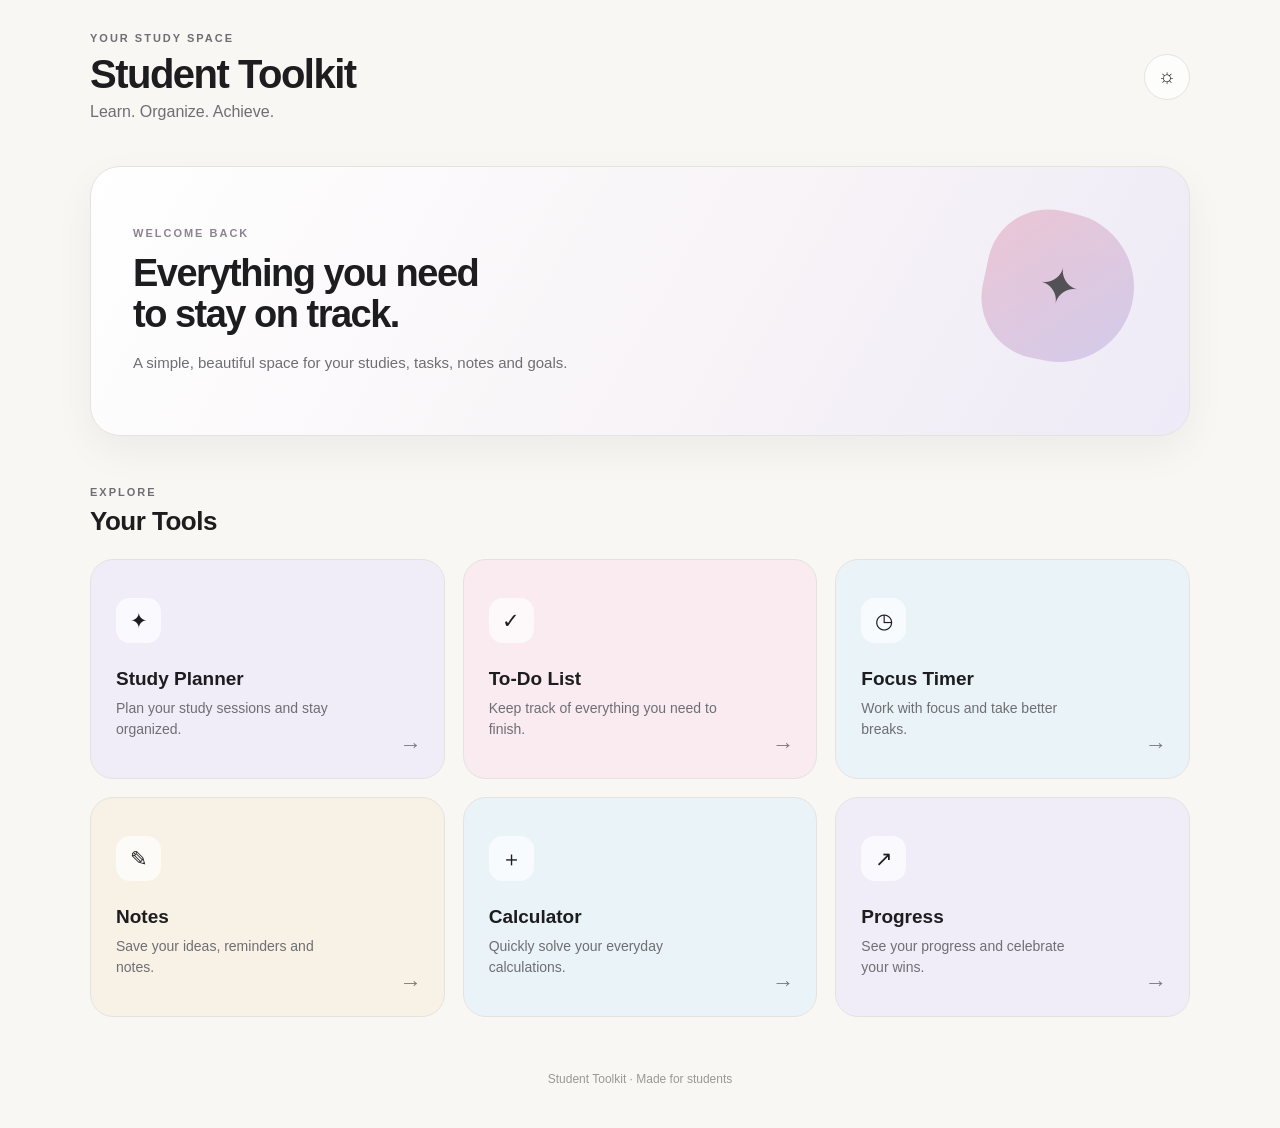
<file: index.html>
<!DOCTYPE html>
<html lang="en">

<head>
    <meta charset="UTF-8">
    <meta name="viewport" content="width=device-width, initial-scale=1.0">

    <title>Student Toolkit</title>

    <meta name="theme-color" content="#F8F7F4">

    <link rel="stylesheet" href="style.css">
</head>

<body>

    <header class="header">

        <div>
            <p class="eyebrow">YOUR STUDY SPACE</p>

            <h1>Student Toolkit</h1>

            <p class="subtitle">
                Learn. Organize. Achieve.
            </p>
        </div>

        <button
    class="theme-btn"
    aria-label="Toggle night theme"
    onclick="
        document.body.classList.toggle('dark');
        localStorage.setItem(
            'studentTheme',
            document.body.classList.contains('dark') ? 'dark' : 'light'
        );
    "
>
    ☼
</button>

    </header>


    <main>

        <section class="hero">

            <div class="hero-content">

                <p class="hero-label">WELCOME BACK</p>

                <h2>
                    Everything you need<br>
                    to stay on track.
                </h2>

                <p>
                    A simple, beautiful space for your
                    studies, tasks, notes and goals.
                </p>

            </div>

            <div class="hero-shape">
                ✦
            </div>

        </section>


        <div class="section-heading">

            <div>
                <p class="eyebrow">EXPLORE</p>
                <h2>Your Tools</h2>
            </div>

        </div>


        <section class="tools-grid">

            <button class="tool-card lavender"
                onclick="openTool('planner')">

                <span class="tool-icon">✦</span>

                <h3>Study Planner</h3>

                <p>
                    Plan your study sessions
                    and stay organized.
                </p>

                <span class="arrow">→</span>

            </button>


            <button class="tool-card rose"
                onclick="window.location.href='todo.html'">

                <span class="tool-icon">✓</span>

                <h3>To-Do List</h3>

                <p>
                    Keep track of everything
                    you need to finish.
                </p>

                <span class="arrow">→</span>

            </button>


            <button class="tool-card blue"
                onclick="openTool('timer')">

                <span class="tool-icon">◷</span>

                <h3>Focus Timer</h3>

                <p>
                    Work with focus and
                    take better breaks.
                </p>

                <span class="arrow">→</span>

            </button>


            <button class="tool-card champagne"
                onclick="openTool('notes')">

                <span class="tool-icon">✎</span>

                <h3>Notes</h3>

                <p>
                    Save your ideas,
                    reminders and notes.
                </p>

                <span class="arrow">→</span>

            </button>


            <button class="tool-card blue"
                onclick="openTool('calculator')">

                <span class="tool-icon">＋</span>

                <h3>Calculator</h3>

                <p>
                    Quickly solve your
                    everyday calculations.
                </p>

                <span class="arrow">→</span>

            </button>


            <button class="tool-card lavender"
                onclick="openTool('progress')">

                <span class="tool-icon">↗</span>

                <h3>Progress</h3>

                <p>
                    See your progress and
                    celebrate your wins.
                </p>

                <span class="arrow">→</span>

            </button>

        </section>

    </main>


    <footer>
        <p>Student Toolkit · Made for students</p>
    </footer>


    <script src="script.js"></script>
<script>
    if (localStorage.getItem("studentTheme") === "dark") {
        document.body.classList.add("dark");
    }
</script>

</body>

</html>
</file>
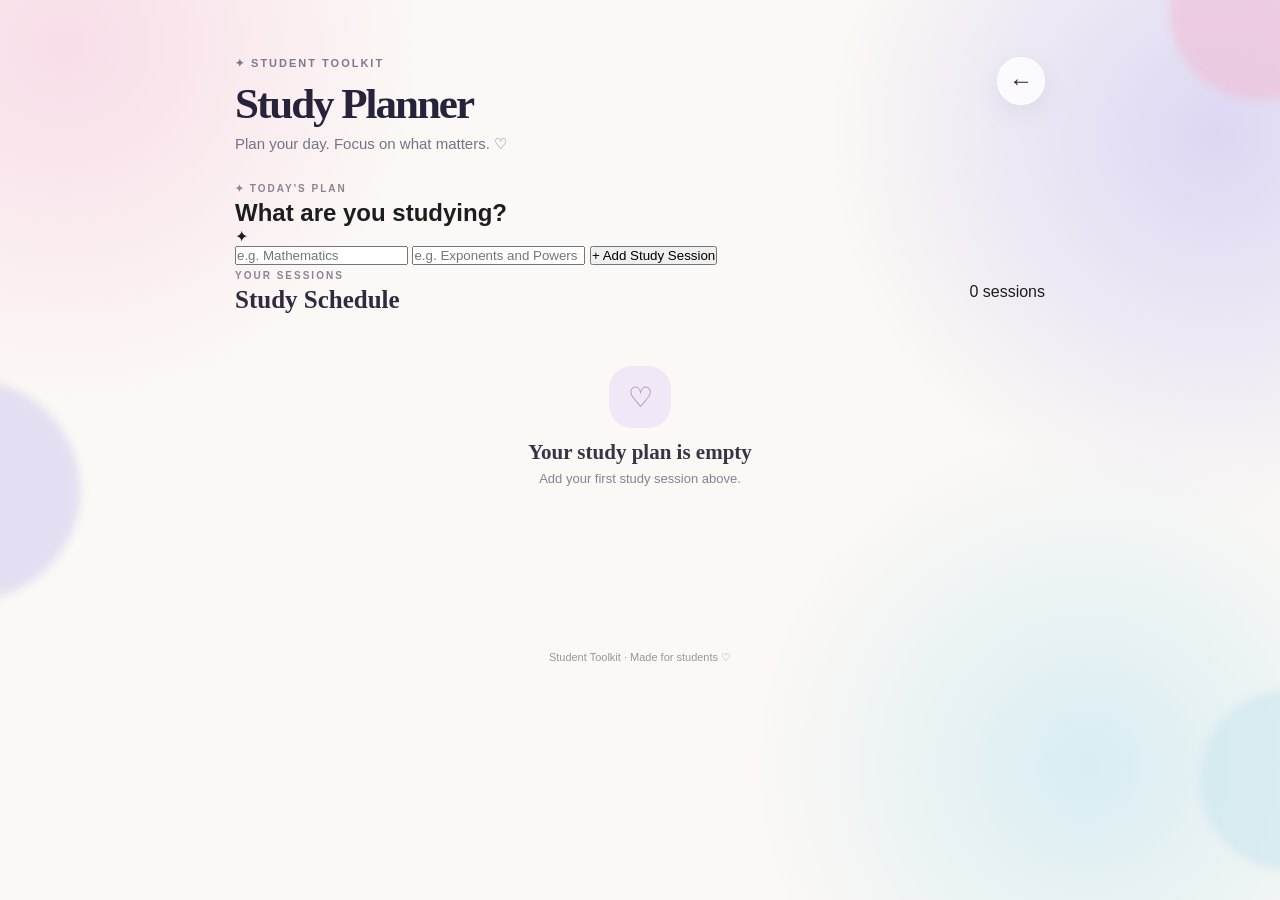
<file: planner.html>
<!DOCTYPE html>
<html lang="en">

<head>

    <meta charset="UTF-8">

    <meta name="viewport"
        content="width=device-width, initial-scale=1.0">

    <meta name="theme-color"
        content="#F8F7F4">

    <title>Study Planner | Student Toolkit</title>

    <link rel="stylesheet" href="style.css">

</head>


<body class="planner-page">


    <!-- Decorative background -->

    <div class="planner-blob planner-pink"></div>
    <div class="planner-blob planner-purple"></div>
    <div class="planner-blob planner-blue"></div>


    <!-- Header -->

    <header class="planner-header">

        <div>

            <p class="planner-mini-title">
                ✦ STUDENT TOOLKIT
            </p>

            <h1>
                Study Planner
            </h1>

            <p class="planner-subtitle">
                Plan your day. Focus on what matters. ♡
            </p>

        </div>


        <button
            class="planner-back"
            onclick="goHome()">

            ←

        </button>

    </header>



    <main class="planner-main">


        <!-- Today's plan -->

        <section class="planner-card">

            <div class="planner-card-top">

                <div>

                    <p class="planner-label">
                        ✦ TODAY'S PLAN
                    </p>

                    <h2>
                        What are you studying?
                    </h2>

                </div>

                <div class="planner-star">
                    ✦
                </div>

            </div>


            <input
                type="text"
                id="subjectInput"
                class="planner-input"
                placeholder="e.g. Mathematics"
                autocomplete="off"
            >


            <input
                type="text"
                id="topicInput"
                class="planner-input"
                placeholder="e.g. Exponents and Powers"
                autocomplete="off"
            >


            <button
                class="planner-add-btn"
                onclick="addStudyTask()">

                + Add Study Session

            </button>

        </section>



        <!-- Study sessions -->

        <section class="sessions-section">

            <div class="sessions-heading">

                <div>

                    <p class="planner-label">
                        YOUR SESSIONS
                    </p>

                    <h2>
                        Study Schedule
                    </h2>

                </div>

                <span id="sessionCount">
                    0 sessions
                </span>

            </div>


            <div
                id="studySessions"
                class="study-sessions">
            </div>


            <div
                id="plannerEmpty"
                class="planner-empty">

                <div class="planner-empty-icon">
                    ♡
                </div>

                <h3>
                    Your study plan is empty
                </h3>

                <p>
                    Add your first study session above.
                </p>

            </div>

        </section>


    </main>



    <footer class="planner-footer">

        Student Toolkit · Made for students ♡

    </footer>



    <script src="planner.js"></script>

</body>

</html>
</file>
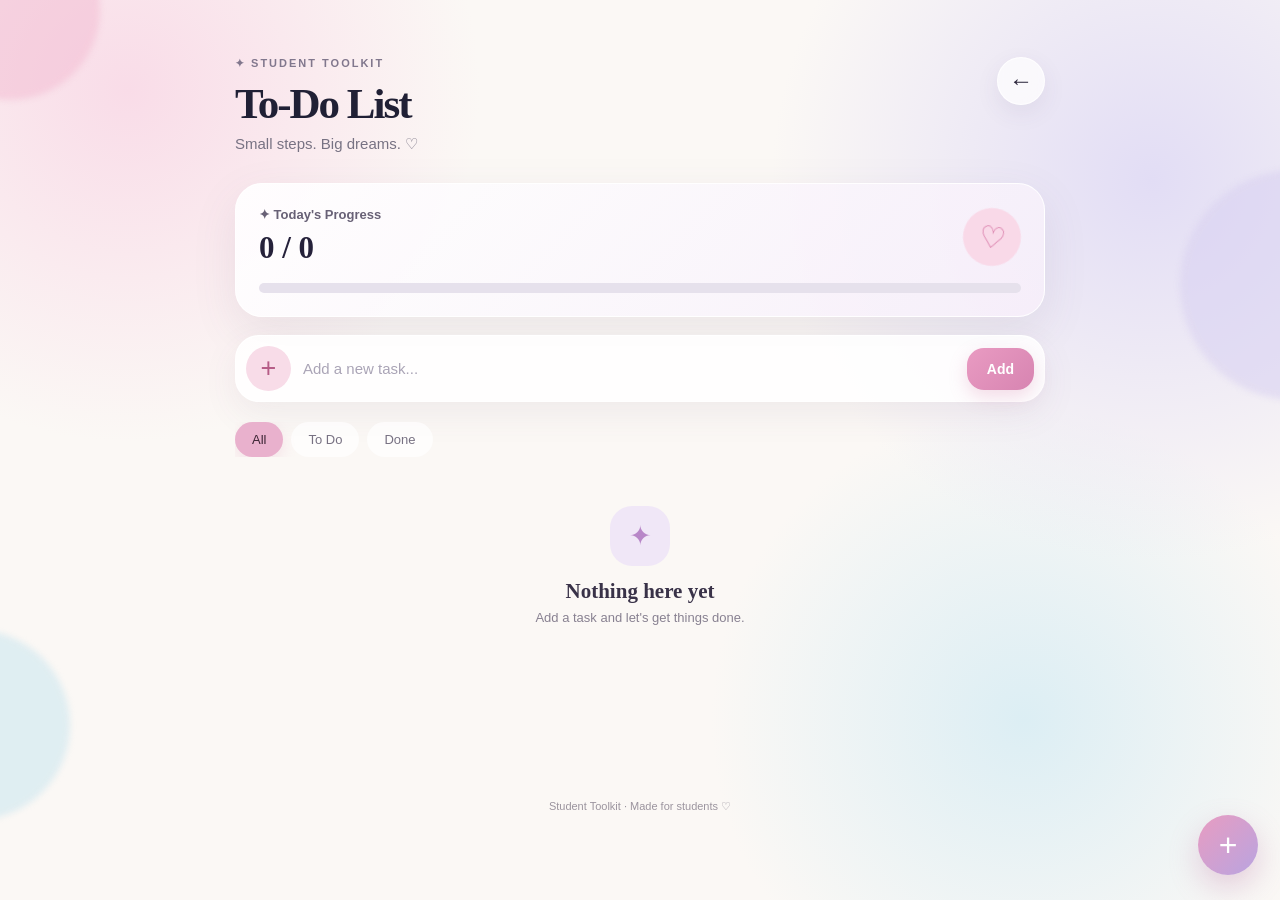
<file: todo.html>
<!DOCTYPE html>
<html lang="en">

<head>

    <meta charset="UTF-8">

    <meta name="viewport"
        content="width=device-width, initial-scale=1.0">

    <meta name="theme-color"
        content="#F8F4F7">

    <title>To-Do | Student Toolkit</title>

    <link rel="stylesheet" href="style.css">

</head>


<body class="todo-page">

    <!-- Decorative background -->
    <div class="blob blob-pink"></div>
    <div class="blob blob-purple"></div>
    <div class="blob blob-blue"></div>


    <header class="todo-header">

        <div>

            <p class="todo-mini-title">
                ✦ STUDENT TOOLKIT
            </p>

            <h1>
                To-Do List
            </h1>

            <p class="todo-subtitle">
                Small steps. Big dreams. ♡
            </p>

        </div>


        <button
            class="todo-back"
            onclick="goHome()">

            ←

        </button>

    </header>


    <main class="todo-main">


        <!-- Progress -->

        <section class="progress-card">

            <div class="progress-top">

                <div>

                    <p class="progress-label">
                        ✦ Today's Progress
                    </p>

                    <h2 id="progressNumber">
                        0 / 0
                    </h2>

                </div>

                <div class="progress-doodle">
                    ♡
                </div>

            </div>


            <div class="progress-track">

                <div
                    class="progress-fill"
                    id="progressFill">
                </div>

            </div>

        </section>


        <!-- Add task -->

        <section class="add-task-card">

            <div class="plus-circle">
                +
            </div>

            <input
                type="text"
                id="taskInput"
                placeholder="Add a new task..."
                autocomplete="off"
            >

            <button
                class="add-task-btn"
                onclick="addTask()">

                Add

            </button>

        </section>


        <!-- Filters -->

        <div class="todo-filters">

            <button
                class="filter active"
                onclick="setFilter('all', this)">

                All

            </button>

            <button
                class="filter"
                onclick="setFilter('pending', this)">

                To Do

            </button>

            <button
                class="filter"
                onclick="setFilter('completed', this)">

                Done

            </button>

        </div>


        <!-- Tasks -->

        <section
            id="taskList"
            class="task-list">
        </section>


        <!-- Empty state -->

        <div
            id="emptyState"
            class="empty-state">

            <div class="empty-icon">
                ✦
            </div>

            <h3>
                Nothing here yet
            </h3>

            <p>
                Add a task and let's get things done.
            </p>

        </div>


    </main>


    <button
        class="floating-add"
        onclick="focusTaskInput()">

        +

    </button>


    <footer class="todo-footer">

        Student Toolkit · Made for students ♡

    </footer>


    <script src="todo.js"></script>

</body>

</html>
</file>
<file: style.css>
/* =========================================================
   STUDENT TOOLKIT — FULL STYLE.CSS
   Apple × Pinterest × Cute Study Planner
   ========================================================= */


/* =========================================================
   GLOBAL RESET
   ========================================================= */

* {
    margin: 0;
    padding: 0;
    box-sizing: border-box;
}


:root {

    --background: #F8F7F4;

    --card: #FFFFFF;

    --text: #1D1D1F;

    --secondary: #6E6E73;

    --border: #E5E3DF;

    --rose: #E8B7C8;

    --lavender: #C9C1E8;

    --blue: #B8D8E8;

    --champagne: #E8D8B8;
}


html {
    scroll-behavior: smooth;
}


body {

    font-family:
        -apple-system,
        BlinkMacSystemFont,
        "SF Pro Display",
        "Segoe UI",
        Arial,
        sans-serif;

    background: var(--background);

    color: var(--text);

    min-height: 100vh;

    padding: 32px;

    transition:
        background 0.3s ease,
        color 0.3s ease;
}


/* =========================================================
   DASHBOARD HEADER
   ========================================================= */

.header {

    max-width: 1100px;

    margin: 0 auto 45px;

    display: flex;

    justify-content: space-between;

    align-items: center;
}


.eyebrow {

    font-size: 11px;

    font-weight: 700;

    letter-spacing: 2px;

    color: var(--secondary);

    margin-bottom: 8px;
}


h1 {

    font-size: 40px;

    letter-spacing: -1.5px;

    margin-bottom: 6px;
}


.subtitle {

    color: var(--secondary);

    font-size: 16px;
}


/* =========================================================
   THEME BUTTON
   ========================================================= */

.theme-btn {

    width: 46px;

    height: 46px;

    border: 1px solid var(--border);

    border-radius: 50%;

    background:
        rgba(255, 255, 255, 0.75);

    color: var(--text);

    font-size: 20px;

    cursor: pointer;

    transition:
        0.25s ease;
}


.theme-btn:hover {

    transform:
        rotate(15deg)
        scale(1.05);
}


/* =========================================================
   MAIN DASHBOARD
   ========================================================= */

main {

    max-width: 1100px;

    margin: auto;
}


/* =========================================================
   DASHBOARD HERO
   ========================================================= */

.hero {

    position: relative;

    overflow: hidden;

    min-height: 270px;

    padding: 42px;

    border-radius: 30px;

    background:
        linear-gradient(
            120deg,
            #ffffff 0%,
            #f8f4f7 55%,
            #eeeaf7 100%
        );

    border: 1px solid var(--border);

    box-shadow:
        0 15px 40px
        rgba(0, 0, 0, 0.05);

    margin-bottom: 50px;

    display: flex;

    align-items: center;
}


.hero-content {

    max-width: 650px;
}


.hero-label {

    font-size: 11px;

    font-weight: 700;

    letter-spacing: 2px;

    color: #8d8290;

    margin-bottom: 14px;
}


.hero h2 {

    font-size: 38px;

    line-height: 1.08;

    letter-spacing: -1.5px;

    margin-bottom: 16px;
}


.hero p:last-child {

    color: var(--secondary);

    line-height: 1.6;

    font-size: 15px;
}


.hero-shape {

    position: absolute;

    right: 55px;

    top: 45px;

    width: 150px;

    height: 150px;

    border-radius:
        45% 55% 55% 45%;

    background:
        linear-gradient(
            135deg,
            var(--rose),
            var(--lavender)
        );

    display: flex;

    align-items: center;

    justify-content: center;

    font-size: 50px;

    transform:
        rotate(12deg);

    opacity: 0.75;
}


/* =========================================================
   SECTION HEADING
   ========================================================= */

.section-heading {

    margin-bottom: 22px;
}


.section-heading h2 {

    font-size: 26px;

    letter-spacing: -0.5px;
}


/* =========================================================
   TOOLS GRID
   ========================================================= */

.tools-grid {

    display: grid;

    grid-template-columns:
        repeat(3, 1fr);

    gap: 18px;
}


.tool-card {

    position: relative;

    min-height: 220px;

    padding: 25px;

    border-radius: 23px;

    border: 1px solid var(--border);

    text-align: left;

    color: var(--text);

    cursor: pointer;

    transition:
        transform 0.25s ease,
        box-shadow 0.25s ease;

    overflow: hidden;
}


.tool-card:hover {

    transform:
        translateY(-5px);

    box-shadow:
        0 15px 30px
        rgba(0, 0, 0, 0.08);
}


/* TOOL COLORS */

.lavender {

    background: #F0EDF9;
}


.rose {

    background: #F9EBF0;
}


.blue {

    background: #EAF4F8;
}


.champagne {

    background: #F7F1E6;
}


/* TOOL ICON */

.tool-icon {

    display: flex;

    width: 45px;

    height: 45px;

    border-radius: 14px;

    background:
        rgba(255, 255, 255, 0.7);

    align-items: center;

    justify-content: center;

    font-size: 21px;

    margin-bottom: 25px;
}


.tool-card h3 {

    font-size: 19px;

    margin-bottom: 8px;
}


.tool-card p {

    max-width: 230px;

    color: var(--secondary);

    font-size: 14px;

    line-height: 1.5;
}


.arrow {

    position: absolute;

    right: 22px;

    bottom: 20px;

    font-size: 22px;

    opacity: 0.55;

    transition: 0.2s ease;
}


.tool-card:hover .arrow {

    transform:
        translateX(5px);

    opacity: 1;
}


/* =========================================================
   DASHBOARD FOOTER
   ========================================================= */

footer {

    max-width: 1100px;

    margin: 55px auto 10px;

    text-align: center;

    color: #9A9894;

    font-size: 12px;
}


/* =========================================================
   DASHBOARD RESPONSIVE
   ========================================================= */

@media (max-width: 800px) {

    body {

        padding: 20px;
    }


    h1 {

        font-size: 31px;
    }


    .hero {

        padding: 28px;
    }


    .hero h2 {

        font-size: 30px;
    }


    .hero-shape {

        display: none;
    }


    .tools-grid {

        grid-template-columns:
            repeat(2, 1fr);
    }

}


@media (max-width: 500px) {

    .header {

        margin-bottom: 30px;
    }


    .theme-btn {

        width: 40px;

        height: 40px;
    }


    .tools-grid {

        grid-template-columns: 1fr;
    }


    .tool-card {

        min-height: 190px;
    }


    .hero {

        min-height: 240px;
    }

}


/* =========================================================
   DASHBOARD DARK MODE
   ========================================================= */

body.dark-mode {

    --background: #111113;

    --card: #1C1C1E;

    --text: #F5F5F7;

    --secondary: #A1A1A6;

    --border: #303033;
}


body.dark-mode .hero {

    background:
        linear-gradient(
            120deg,
            #1c1c1e,
            #211e25
        );
}


body.dark-mode .lavender {

    background: #29263A;
}


body.dark-mode .rose {

    background: #35262D;
}


body.dark-mode .blue {

    background: #202F35;
}


body.dark-mode .champagne {

    background: #342F25;
}


body.dark-mode .theme-btn {

    background: #1C1C1E;

    color: white;
}


/* =========================================================
   =========================================================
   TODO PAGE
   =========================================================
   ========================================================= */


/* =========================================================
   TODO BACKGROUND
   ========================================================= */

.todo-page {

    position: relative;

    overflow-x: hidden;

    background:

        radial-gradient(
            circle at 10% 10%,
            #F9DCE8 0%,
            transparent 25%
        ),

        radial-gradient(
            circle at 90% 20%,
            #E2DDF5 0%,
            transparent 28%
        ),

        radial-gradient(
            circle at 80% 80%,
            #DCEEF4 0%,
            transparent 25%
        ),

        #FBF8F5;
}


/* =========================================================
   DECORATIVE BLOBS
   ========================================================= */

.blob {

    position: fixed;

    border-radius: 50%;

    filter: blur(3px);

    opacity: 0.55;

    pointer-events: none;

    z-index: -1;
}


.blob-pink {

    width: 180px;

    height: 180px;

    background: #F3BDD3;

    top: -80px;

    left: -80px;
}


.blob-purple {

    width: 230px;

    height: 230px;

    background: #D8D0F0;

    top: 170px;

    right: -130px;
}


.blob-blue {

    width: 190px;

    height: 190px;

    background: #C9E5EF;

    bottom: 80px;

    left: -120px;
}


/* =========================================================
   TODO HEADER
   ========================================================= */

.todo-header {

    max-width: 850px;

    margin: 0 auto;

    padding:
        25px
        20px
        20px;

    display: flex;

    justify-content:
        space-between;

    align-items:
        flex-start;
}


.todo-mini-title {

    font-size: 11px;

    font-weight: 700;

    letter-spacing: 2px;

    color: #81778D;

    margin-bottom: 12px;
}


.todo-header h1 {

    font-family:
        Georgia,
        "Times New Roman",
        serif;

    font-size: 43px;

    letter-spacing: -2px;

    line-height: 1;

    color: #202035;

    margin-bottom: 10px;
}


.todo-subtitle {

    font-size: 15px;

    color: #777283;
}


/* =========================================================
   TODO BACK BUTTON
   ========================================================= */

.todo-back {

    width: 48px;

    height: 48px;

    border-radius: 50%;

    border:
        1px solid
        rgba(255,255,255,0.8);

    background:
        rgba(255,255,255,0.72);

    backdrop-filter:
        blur(15px);

    color: #29243A;

    font-size: 24px;

    cursor: pointer;

    box-shadow:
        0 8px 25px
        rgba(80,60,100,0.08);

    transition:
        0.25s ease;
}


.todo-back:hover {

    transform:
        translateX(-3px);
}


/* =========================================================
   TODO MAIN
   ========================================================= */

.todo-main {

    max-width: 850px;

    margin: auto;

    padding:
        10px
        20px
        80px;
}


/* =========================================================
   PROGRESS CARD
   ========================================================= */

.progress-card {

    padding: 23px;

    border-radius: 27px;

    background:

        linear-gradient(
            135deg,
            rgba(255,255,255,0.9),
            rgba(246,238,250,0.9)
        );

    border:
        1px solid
        rgba(255,255,255,0.9);

    box-shadow:
        0 15px 45px
        rgba(100,75,120,0.10);

    margin-bottom: 18px;
}


.progress-top {

    display: flex;

    justify-content:
        space-between;

    align-items:
        center;
}


.progress-label {

    font-size: 13px;

    font-weight: 600;

    color: #686176;

    margin-bottom: 8px;
}


.progress-card h2 {

    font-family:
        Georgia,
        serif;

    font-size: 31px;

    color: #25213A;
}


.progress-doodle {

    width: 58px;

    height: 58px;

    border-radius: 50%;

    display: flex;

    align-items: center;

    justify-content: center;

    font-size: 30px;

    color: #D879A7;

    background:
        #F9D9E8;

    transform:
        rotate(10deg);
}


/* =========================================================
   PROGRESS BAR
   ========================================================= */

.progress-track {

    height: 10px;

    background: #E6E1EC;

    border-radius: 20px;

    margin-top: 17px;

    overflow: hidden;
}


.progress-fill {

    width: 0%;

    height: 100%;

    border-radius: 20px;

    background:

        linear-gradient(
            90deg,
            #E79CC2,
            #B9A9E4
        );

    transition:
        width 0.5s ease;
}


/* =========================================================
   ADD TASK CARD
   ========================================================= */

.add-task-card {

    display: flex;

    align-items: center;

    gap: 12px;

    padding: 10px;

    border-radius: 24px;

    background:
        rgba(255,255,255,0.85);

    border:
        1px solid
        rgba(255,255,255,0.9);

    box-shadow:
        0 12px 35px
        rgba(100,75,120,0.08);

    margin-bottom: 20px;
}


.plus-circle {

    flex-shrink: 0;

    width: 45px;

    height: 45px;

    border-radius: 50%;

    display: flex;

    align-items: center;

    justify-content: center;

    font-size: 27px;

    color: #B65D87;

    background:
        #F8DCE8;
}


.add-task-card input {

    min-width: 0;

    flex: 1;

    border: none;

    outline: none;

    background: transparent;

    color: #272338;

    font-size: 15px;

    font-family:
        -apple-system,
        BlinkMacSystemFont,
        "Segoe UI",
        sans-serif;
}


.add-task-card input::placeholder {

    color: #AAA4B6;
}


/* =========================================================
   ADD BUTTON
   ========================================================= */

.add-task-btn {

    border: none;

    border-radius: 17px;

    padding:
        13px
        20px;

    background:

        linear-gradient(
            135deg,
            #E99BC2,
            #D784B1
        );

    color: white;

    font-weight: 700;

    font-size: 14px;

    cursor: pointer;

    box-shadow:
        0 7px 18px
        rgba(210,120,165,0.25);

    transition:
        0.2s ease;
}


.add-task-btn:hover {

    transform:
        translateY(-2px);
}


/* =========================================================
   TODO FILTERS
   ========================================================= */

.todo-filters {

    display: flex;

    gap: 8px;

    margin:
        8px
        0
        18px;

    overflow-x: auto;

    scrollbar-width: none;
}


.todo-filters::-webkit-scrollbar {

    display: none;
}


.filter {

    border: none;

    border-radius: 30px;

    padding:
        10px
        17px;

    background:
        rgba(255,255,255,0.65);

    color: #777182;

    font-size: 13px;

    white-space: nowrap;

    cursor: pointer;

    transition:
        0.2s ease;
}


.filter.active {

    background:
        #E9B1CD;

    color: #3B2433;

    box-shadow:
        0 5px 15px
        rgba(220,140,180,0.20);
}


/* =========================================================
   TASK LIST
   ========================================================= */

.task-list {

    display: flex;

    flex-direction: column;

    gap: 13px;
}


/* =========================================================
   TASK CARD
   ========================================================= */

.task-card {

    display: flex;

    align-items: center;

    gap: 15px;

    min-height: 88px;

    padding:
        15px
        16px;

    border-radius: 24px;

    border:
        1px solid
        rgba(255,255,255,0.8);

    background:

        linear-gradient(
            135deg,
            #FFF1F6,
            #FCE8F0
        );

    box-shadow:
        0 10px 28px
        rgba(90,65,100,0.07);

    animation:
        taskIn 0.3s ease;

    transition:
        transform 0.2s ease,
        box-shadow 0.2s ease;
}


.task-card:nth-child(2n) {

    background:

        linear-gradient(
            135deg,
            #F3F0FC,
            #ECE8F8
        );
}


.task-card:nth-child(3n) {

    background:

        linear-gradient(
            135deg,
            #EEF7FA,
            #E6F1F6
        );
}


.task-card:hover {

    transform:
        translateY(-3px);

    box-shadow:
        0 15px 32px
        rgba(90,65,100,0.11);
}


/* =========================================================
   BIG CUSTOM CHECKBOX
   ========================================================= */

.big-checkbox {

    flex-shrink: 0;

    width: 36px;

    height: 36px;

    border-radius: 12px;

    border:
        2px solid
        #9B82C9;

    background:
        rgba(255,255,255,0.65);

    color: white;

    display: flex;

    align-items: center;

    justify-content: center;

    font-size: 21px;

    font-weight: 800;

    cursor: pointer;

    transition:
        0.25s ease;
}


.big-checkbox:hover {

    transform:
        scale(1.08);
}


.task-card.completed
.big-checkbox {

    background:

        linear-gradient(
            135deg,
            #D88EB5,
            #B39CDE
        );

    border-color:
        transparent;
}


/* =========================================================
   TASK CONTENT
   ========================================================= */

.task-content {

    flex: 1;

    min-width: 0;
}


.task-content h3 {

    font-size: 16px;

    line-height: 1.3;

    font-weight: 650;

    color: #29243B;

    margin-bottom: 7px;

    word-break: break-word;
}


.task-tag {

    display: inline-block;

    padding:
        4px
        9px;

    border-radius: 20px;

    background:
        rgba(255,255,255,0.65);

    color: #80758D;

    font-size: 10px;

    font-weight: 600;
}


/* =========================================================
   COMPLETED TASK
   ========================================================= */

.task-card.completed {

    opacity: 0.75;
}


.task-card.completed
.task-content h3 {

    text-decoration:
        line-through;

    color: #817A89;
}


/* =========================================================
   DELETE BUTTON
   ========================================================= */

.task-delete {

    flex-shrink: 0;

    border: none;

    background: transparent;

    color: #A59BA9;

    font-size: 25px;

    width: 32px;

    height: 32px;

    cursor: pointer;

    border-radius: 50%;

    transition:
        0.2s ease;
}


.task-delete:hover {

    background:
        rgba(255,255,255,0.7);

    color: #C66D96;
}


/* =========================================================
   EMPTY STATE
   ========================================================= */

.empty-state {

    min-height: 180px;

    display: none;

    flex-direction: column;

    align-items: center;

    justify-content: center;

    text-align: center;

    padding: 30px;
}


.empty-icon {

    width: 60px;

    height: 60px;

    border-radius: 22px;

    display: flex;

    align-items: center;

    justify-content: center;

    font-size: 27px;

    color: #B887C8;

    background:
        #F0E7F7;

    margin-bottom: 13px;
}


.empty-state h3 {

    font-family:
        Georgia,
        serif;

    font-size: 21px;

    color: #393248;

    margin-bottom: 6px;
}


.empty-state p {

    color: #888191;

    font-size: 13px;
}


/* =========================================================
   FLOATING ADD BUTTON
   ========================================================= */

.floating-add {

    position: fixed;

    right: 22px;

    bottom: 25px;

    width: 60px;

    height: 60px;

    border: none;

    border-radius: 50%;

    background:

        linear-gradient(
            135deg,
            #E89CC1,
            #B9A4E0
        );

    color: white;

    font-size: 32px;

    cursor: pointer;

    box-shadow:

        0 12px 30px
        rgba(190,110,160,0.30);

    z-index: 10;

    transition:
        transform 0.2s ease;
}


.floating-add:hover {

    transform:
        scale(1.08)
        rotate(5deg);
}


/* =========================================================
   TODO FOOTER
   ========================================================= */

.todo-footer {

    text-align: center;

    padding:
        10px
        20px
        30px;

    color: #9B949E;

    font-size: 11px;
}


/* =========================================================
   TODO ANIMATION
   ========================================================= */

@keyframes taskIn {

    from {

        opacity: 0;

        transform:
            translateY(10px)
            scale(0.98);
    }

    to {

        opacity: 1;

        transform:
            translateY(0)
            scale(1);
    }

}


/* =========================================================
   TODO MOBILE
   ========================================================= */

@media (max-width: 600px) {

    body.todo-page {

        padding: 0;
    }


    .todo-header {

        padding:
            28px
            18px
            18px;
    }


    .todo-header h1 {

        font-size: 39px;
    }


    .todo-main {

        padding:
            8px
            15px
            90px;
    }


    .progress-card {

        padding: 20px;

        border-radius: 24px;
    }


    .add-task-card {

        border-radius: 22px;
    }


    .add-task-btn {

        padding:
            13px
            17px;
    }


    .task-card {

        min-height: 91px;

        padding: 14px;

        border-radius: 22px;
    }


    .big-checkbox {

        width: 36px;

        height: 36px;

        border-radius: 12px;
    }


    .task-content h3 {

        font-size: 15px;
    }


    .floating-add {

        right: 18px;

        bottom: 20px;
    }

}


/* =========================================================
   TODO DARK MODE
   ========================================================= */

body.dark-mode.todo-page {

    background:

        radial-gradient(
            circle at 10% 10%,
            #3A2632 0%,
            transparent 25%
        ),

        radial-gradient(
            circle at 90% 20%,
            #302B43 0%,
            transparent 28%
        ),

        radial-gradient(
            circle at 80% 80%,
            #20333A 0%,
            transparent 25%
        ),

        #111113;
}


body.dark-mode .todo-header h1 {

    color: #F5F5F7;
}


body.dark-mode .todo-subtitle {

    color: #AAA5B1;
}


body.dark-mode .todo-mini-title {

    color: #B4A9BD;
}


body.dark-mode .todo-back {

    background:
        rgba(35,35,38,0.8);

    color: white;

    border-color:
        #3A3A3E;
}


body.dark-mode .progress-card {

    background:

        linear-gradient(
            135deg,
            rgba(35,34,40,0.95),
            rgba(42,37,48,0.95)
        );

    border-color:
        #3A3740;
}


body.dark-mode .progress-label {

    color: #B4AEB9;
}


body.dark-mode .progress-card h2 {

    color: #F5F5F7;
}


body.dark-mode .progress-track {

    background: #37343D;
}


body.dark-mode .add-task-card {

    background:
        rgba(30,30,33,0.9);

    border-color:
        #37353A;
}


body.dark-mode .add-task-card input {

    color: #F5F5F7;
}


body.dark-mode .add-task-card input::placeholder {

    color: #817C87;
}


body.dark-mode .filter {

    background:
        rgba(35,35,38,0.85);

    color: #AAA5B1;
}


body.dark-mode .filter.active {

    background:
        #6B4057;

    color: #F9DCE8;
}


body.dark-mode .task-card {

    background:

        linear-gradient(
            135deg,
            #35262D,
            #30252B
        );

    border-color:
        #49343E;
}


body.dark-mode .task-card:nth-child(2n) {

    background:

        linear-gradient(
            135deg,
            #2E2A3D,
            #29263A
        );
}


body.dark-mode .task-card:nth-child(3n) {

    background:

        linear-gradient(
            135deg,
            #26353A,
            #223137
        );
}


body.dark-mode .big-checkbox {

    background:
        rgba(40,40,45,0.8);

    border-color:
        #9B82C9;
}


body.dark-mode .task-content h3 {

    color: #F3F1F5;
}


body.dark-mode .task-tag {

    background:
        rgba(255,255,255,0.08);

    color: #B7AFBD;
}


body.dark-mode .task-delete {

    color: #817A86;
}


body.dark-mode .empty-state h3 {

    color: #F2EFF5;
}


body.dark-mode .empty-state p {

    color: #918A96;
}
/* =========================================================
   STUDY PLANNER PAGE
   ========================================================= */

.planner-page {
    position: relative;
    overflow-x: hidden;

    background:
        radial-gradient(
            circle at 5% 5%,
            #F8DDE8 0%,
            transparent 24%
        ),
        radial-gradient(
            circle at 95% 15%,
            #DDD7F3 0%,
            transparent 27%
        ),
        radial-gradient(
            circle at 85% 85%,
            #D9EDF2 0%,
            transparent 25%
        ),
        #FBF8F5;
}


/* =========================================================
   DECORATIVE BLOBS
   ========================================================= */

.planner-blob {
    position: fixed;
    border-radius: 50%;

    filter: blur(4px);

    opacity: 0.55;

    pointer-events: none;

    z-index: -1;
}


.planner-pink {
    width: 180px;
    height: 180px;

    background: #F1BBD2;

    top: -80px;
    right: -70px;
}


.planner-purple {
    width: 220px;
    height: 220px;

    background: #D3C9EE;

    top: 380px;
    left: -140px;
}


.planner-blue {
    width: 180px;
    height: 180px;

    background: #C8E5ED;

    bottom: 30px;
    right: -100px;
}


/* =========================================================
   HEADER
   ========================================================= */

.planner-header {
    max-width: 850px;

    margin: 0 auto;

    padding:
        25px
        20px
        20px;

    display: flex;

    justify-content: space-between;

    align-items: flex-start;
}


.planner-mini-title {
    font-size: 11px;

    font-weight: 700;

    letter-spacing: 2px;

    color: #81778D;

    margin-bottom: 12px;
}


.planner-header h1 {
    font-family:
        Georgia,
        "Times New Roman",
        serif;

    font-size: 43px;

    line-height: 1;

    letter-spacing: -2px;

    color: #27233A;

    margin-bottom: 10px;
}


.planner-subtitle {
    color: #777283;

    font-size: 15px;
}


.planner-back {
    width: 48px;
    height: 48px;

    border-radius: 50%;

    border:
        1px solid
        rgba(255,255,255,0.8);

    background:
        rgba(255,255,255,0.75);

    backdrop-filter:
        blur(15px);

    color: #29243A;

    font-size: 24px;

    cursor: pointer;

    box-shadow:
        0 8px 25px
        rgba(80,60,100,0.08);

    transition:
        0.25s ease;
}


.planner-back:hover {
    transform:
        translateX(-3px);
}


/* =========================================================
   MAIN
   ========================================================= */

.planner-main {
    max-width: 850px;

    margin: auto;

    padding:
        10px
        20px
        70px;
}


/* =========================================================
   TODAY CARD
   ========================================================= */

.today-card {
    display: flex;

    justify-content:
        space-between;

    align-items: center;

    padding: 24px;

    margin-bottom: 18px;

    border-radius: 27px;

    background:
        linear-gradient(
            135deg,
            rgba(255,255,255,0.92),
            rgba(247,239,248,0.92)
        );

    border:
        1px solid
        rgba(255,255,255,0.9);

    box-shadow:
        0 15px 40px
        rgba(90,70,110,0.08);
}


.today-small {
    font-size: 10px;

    font-weight: 800;

    letter-spacing: 2px;

    color: #A07C91;

    margin-bottom: 8px;
}


.today-card h2 {
    font-family:
        Georgia,
        serif;

    font-size: 24px;

    color: #302A3E;
}


.calendar-icon {
    width: 58px;
    height: 58px;

    border-radius: 20px;

    display: flex;

    align-items: center;

    justify-content: center;

    background: #F8DCE8;

    color: #C56E99;

    font-size: 28px;

    transform: rotate(6deg);
}


/* =========================================================
   FORM CARD
   ========================================================= */

.planner-form {
    padding: 25px;

    border-radius: 29px;

    background:
        rgba(255,255,255,0.88);

    border:
        1px solid
        rgba(255,255,255,0.95);

    box-shadow:
        0 18px 50px
        rgba(80,60,100,0.09);

    margin-bottom: 35px;
}


.form-title {
    display: flex;

    align-items: center;

    gap: 14px;

    margin-bottom: 25px;
}


.form-star {
    flex-shrink: 0;

    width: 47px;
    height: 47px;

    display: flex;

    align-items: center;

    justify-content: center;

    border-radius: 16px;

    background: #EEE8F8;

    color: #9B82C9;

    font-size: 23px;
}


.form-title h2 {
    font-family:
        Georgia,
        serif;

    font-size: 21px;

    color: #302A3E;

    margin-bottom: 5px;
}


.form-title p {
    color: #898291;

    font-size: 13px;
}


/* =========================================================
   INPUTS
   ========================================================= */

.input-group {
    margin-bottom: 18px;
}


.input-group label {
    display: block;

    font-size: 10px;

    font-weight: 800;

    letter-spacing: 1.6px;

    color: #81788A;

    margin-bottom: 8px;
}


.input-group input,
.input-group select {
    width: 100%;

    height: 50px;

    border: 1px solid #E7E1E8;

    border-radius: 16px;

    background: #FCFAFC;

    color: #332E40;

    padding:
        0
        15px;

    font-size: 14px;

    outline: none;

    transition:
        0.2s ease;
}


.input-group input:focus,
.input-group select:focus {
    border-color: #C8B7E3;

    box-shadow:
        0 0 0 4px
        rgba(201,193,232,0.20);
}


/* =========================================================
   TWO COLUMN ROW
   ========================================================= */

.form-row {
    display: grid;

    grid-template-columns:
        1fr 1fr;

    gap: 14px;
}


/* =========================================================
   PRIORITY
   ========================================================= */

.priority-options {
    display: flex;

    gap: 8px;

    flex-wrap: wrap;
}


.priority {
    border: 1px solid #E5DEE8;

    background: #FCFAFC;

    color: #777080;

    border-radius: 30px;

    padding:
        10px
        14px;

    font-size: 12px;

    cursor: pointer;

    display: flex;

    align-items: center;

    gap: 7px;

    transition:
        0.2s ease;
}


.priority span {
    width: 8px;
    height: 8px;

    border-radius: 50%;

    background: #C5BEC9;
}


.priority.active {
    background: #F6E1EB;

    border-color: #E7B5CD;

    color: #713D59;
}


.priority.active span {
    background: #D77FA9;
}


/* =========================================================
   CREATE SESSION BUTTON
   ========================================================= */

.create-session-btn {
    width: 100%;

    height: 53px;

    border: none;

    border-radius: 18px;

    background:
        linear-gradient(
            135deg,
            #E89BBF,
            #B9A6DF
        );

    color: white;

    font-size: 14px;

    font-weight: 700;

    cursor: pointer;

    box-shadow:
        0 9px 22px
        rgba(191,116,160,0.22);

    transition:
        0.2s ease;
}


.create-session-btn span {
    font-size: 20px;

    vertical-align: -1px;

    margin-right: 5px;
}


.create-session-btn:hover {
    transform:
        translateY(-2px);

    box-shadow:
        0 13px 28px
        rgba(191,116,160,0.27);
}


/* =========================================================
   SESSIONS HEADING
   ========================================================= */

.sessions-section {
    margin-top: 5px;
}


.sessions-heading {
    display: flex;

    justify-content:
        space-between;

    align-items: center;

    margin-bottom: 17px;
}


.planner-label {
    font-size: 10px;

    font-weight: 800;

    letter-spacing: 2px;

    color: #8C8291;

    margin-bottom: 5px;
}


.sessions-heading h2 {
    font-family:
        Georgia,
        serif;

    font-size: 25px;

    color: #302A3E;
}


.session-count {
    width: 38px;
    height: 38px;

    border-radius: 50%;

    display: flex;

    align-items: center;

    justify-content: center;

    background: #EEE7F6;

    color: #806CA7;

    font-size: 13px;

    font-weight: 700;
}


/* =========================================================
   SESSION LIST
   ========================================================= */

.session-list {
    display: flex;

    flex-direction: column;

    gap: 14px;
}


.study-session {
    display: grid;

    grid-template-columns:
        75px 1fr;

    gap: 10px;

    animation:
        sessionIn 0.3s ease;
}


/* =========================================================
   SESSION TIME
   ========================================================= */

.session-time {
    display: flex;

    flex-direction: column;

    align-items: flex-end;

    padding-top: 18px;
}


.session-time > span {
    font-size: 12px;

    font-weight: 700;

    color: #766B80;

    white-space: nowrap;
}


.time-line {
    width: 1px;

    flex: 1;

    min-height: 25px;

    margin-top: 8px;

    background:
        linear-gradient(
            #D8CFE0,
            transparent
        );
}


/* =========================================================
   SESSION CARD
   ========================================================= */

.session-card {
    padding: 17px;

    border-radius: 22px;

    background:
        linear-gradient(
            135deg,
            #FFF0F5,
            #FCE8F0
        );

    border:
        1px solid
        rgba(255,255,255,0.8);

    box-shadow:
        0 9px 25px
        rgba(80,60,100,0.07);
}


.study-session:nth-child(2n)
.session-card {
    background:
        linear-gradient(
            135deg,
            #F2EFFB,
            #EAE6F8
        );
}


.study-session:nth-child(3n)
.session-card {
    background:
        linear-gradient(
            135deg,
            #EDF7F9,
            #E5F1F5
        );
}


.session-top {
    display: flex;

    justify-content:
        space-between;

    align-items: center;

    margin-bottom: 11px;
}


.session-priority {
    display: inline-flex;

    padding:
        5px
        9px;

    border-radius: 20px;

    font-size: 9px;

    font-weight: 800;

    letter-spacing: 0.3px;
}


.priority-important {
    background: #F4D4E2;

    color: #914D6C;
}


.priority-normal {
    background: #DDD7F0;

    color: #685B8C;
}


.priority-low {
    background: #D9EBEF;

    color: #557C83;
}


.session-delete {
    width: 29px;
    height: 29px;

    border: none;

    border-radius: 50%;

    background:
        rgba(255,255,255,0.55);

    color: #A296A4;

    font-size: 20px;

    cursor: pointer;

    transition:
        0.2s ease;
}


.session-delete:hover {
    color: #C76D96;

    transform:
        scale(1.08);
}


/* =========================================================
   SESSION TEXT
   ========================================================= */

.session-card h3 {
    font-size: 18px;

    font-weight: 700;

    color: #302A3E;

    margin-bottom: 5px;
}


.session-card > p {
    color: #777080;

    font-size: 13px;

    line-height: 1.4;

    margin-bottom: 14px;
}


/* =========================================================
   SESSION BOTTOM
   ========================================================= */

.session-bottom {
    display: flex;

    justify-content:
        space-between;

    align-items: center;

    gap: 10px;
}


.duration-pill {
    padding:
        6px
        10px;

    border-radius: 20px;

    background:
        rgba(255,255,255,0.65);

    color: #756B7D;

    font-size: 10px;

    font-weight: 600;
}


.complete-session {
    border: none;

    border-radius: 20px;

    padding:
        7px
        12px;

    background:
        rgba(255,255,255,0.7);

    color: #75617D;

    font-size: 10px;

    font-weight: 700;

    cursor: pointer;

    transition:
        0.2s ease;
}


.complete-session:hover {
    background: white;

    transform:
        translateY(-1px);
}


/* =========================================================
   COMPLETED SESSION
   ========================================================= */

.study-session.completed {
    opacity: 0.65;
}


.study-session.completed
.session-card h3 {
    text-decoration:
        line-through;
}


.study-session.completed
.complete-session {
    background: #DDBBD0;

    color: #633F55;
}


/* =========================================================
   EMPTY STATE
   ========================================================= */

.planner-empty {
    min-height: 190px;

    display: none;

    flex-direction: column;

    align-items: center;

    justify-content: center;

    text-align: center;

    padding: 30px;
}


.planner-empty-icon {
    width: 62px;
    height: 62px;

    border-radius: 23px;

    display: flex;

    align-items: center;

    justify-content: center;

    background: #F0E7F7;

    color: #A080B4;

    font-size: 28px;

    margin-bottom: 12px;
}


.planner-empty h3 {
    font-family:
        Georgia,
        serif;

    font-size: 21px;

    color: #3A3345;

    margin-bottom: 6px;
}


.planner-empty p {
    color: #89818F;

    font-size: 13px;
}


/* =========================================================
   FOOTER
   ========================================================= */

.planner-footer {
    text-align: center;

    padding:
        5px
        20px
        30px;

    color: #9B949E;

    font-size: 11px;
}


/* =========================================================
   ANIMATION
   ========================================================= */

@keyframes sessionIn {

    from {
        opacity: 0;

        transform:
            translateY(10px)
            scale(0.98);
    }

    to {
        opacity: 1;

        transform:
            translateY(0)
            scale(1);
    }

}


/* =========================================================
   MOBILE
   ========================================================= */

@media (max-width: 600px) {

    .planner-page {
        padding: 0;
    }


    .planner-header {
        padding:
            28px
            18px
            18px;
    }


    .planner-header h1 {
        font-size: 39px;
    }


    .planner-main {
        padding:
            8px
            15px
            60px;
    }


    .today-card {
        padding: 20px;

        border-radius: 24px;
    }


    .today-card h2 {
        font-size: 21px;
    }


    .planner-form {
        padding: 19px;

        border-radius: 25px;
    }


    .form-title h2 {
        font-size: 19px;
    }


    .form-row {
        grid-template-columns: 1fr;
        gap: 0;
    }


    .priority-options {
        gap: 7px;
    }


    .priority {
        padding:
            9px
            12px;
    }


    .study-session {
        grid-template-columns:
            58px 1fr;

        gap: 7px;
    }


    .session-time > span {
        font-size: 11px;
    }


    .session-card {
        padding: 15px;

        border-radius: 20px;
    }


    .session-card h3 {
        font-size: 16px;
    }


    .session-bottom {
        align-items:
            flex-start;

        flex-direction:
            column;
    }


    .complete-session {
        width: 100%;

        padding: 9px;
    }

}


/* =========================================================
   DARK MODE
   ========================================================= */

body.dark-mode.planner-page {

    background:

        radial-gradient(
            circle at 5% 5%,
            #3A2632 0%,
            transparent 24%
        ),

        radial-gradient(
            circle at 95% 15%,
            #302B43 0%,
            transparent 27%
        ),

        radial-gradient(
            circle at 85% 85%,
            #20333A 0%,
            transparent 25%
        ),

        #111113;
}


body.dark-mode
.planner-header h1 {
    color: #F5F5F7;
}


body.dark-mode
.planner-subtitle {
    color: #AAA5B1;
}


body.dark-mode
.planner-mini-title {
    color: #B4A9BD;
}


body.dark-mode
.planner-back {
    background:
        rgba(35,35,38,0.8);

    color: white;

    border-color:
        #3A3A3E;
}


body.dark-mode
.today-card {

    background:
        linear-gradient(
            135deg,
            rgba(35,34,40,0.95),
            rgba(42,37,48,0.95)
        );

    border-color:
        #3A3740;
}


body.dark-mode
.today-small {
    color: #B49AAA;
}


body.dark-mode
.today-card h2 {
    color: #F3F0F5;
}


body.dark-mode
.planner-form {
    background:
        rgba(29,29,32,0.92);

    border-color:
        #38363C;
}


body.dark-mode
.form-title h2 {
    color: #F3F0F5;
}


body.dark-mode
.form-title p {
    color: #96909A;
}


body.dark-mode
.input-group label {
    color: #AAA2AF;
}


body.dark-mode
.input-group input,
body.dark-mode
.input-group select {

    background:
        #242426;

    color: #F3F1F5;

    border-color:
        #3A383D;
}


body.dark-mode
.priority {
    background:
        #242426;

    color: #A9A1AC;

    border-color:
        #3A383D;
}


body.dark-mode
.priority.active {
    background:
        #553748;

    color: #F5DCE8;

    border-color:
        #795066;
}


body.dark-mode
.sessions-heading h2 {
    color: #F3F0F5;
}


body.dark-mode
.planner-label {
    color: #AAA2AE;
}


body.dark-mode
.session-count {
    background:
        #302A3C;

    color: #C3B4E2;
}


body.dark-mode
.session-time > span {
    color: #AAA1AF;
}


body.dark-mode
.session-card {

    background:
        linear-gradient(
            135deg,
            #35262D,
            #30252B
        );

    border-color:
        #49343E;
}


body.dark-mode
.study-session:nth-child(2n)
.session-card {

    background:
        linear-gradient(
            135deg,
            #2E2A3D,
            #29263A
        );
}


body.dark-mode
.study-session:nth-child(3n)
.session-card {

    background:
        linear-gradient(
            135deg,
            #26353A,
            #223137
        );
}


body.dark-mode
.session-card h3 {
    color: #F4F1F5;
}


body.dark-mode
.session-card > p {
    color: #AAA3AE;
}


body.dark-mode
.duration-pill,
body.dark-mode
.complete-session {

    background:
        rgba(255,255,255,0.08);

    color: #BDB5C1;
}


body.dark-mode
.session-delete {
    background:
        rgba(255,255,255,0.08);

    color: #958D99;
}


body.dark-mode
.planner-empty h3 {
    color: #F2EFF5;
}


body.dark-mode
.planner-empty p {
    color: #918A96;
}
/* ========================================
   NIGHT THEME
======================================== */

body.dark {
    background: #151417;
    color: #f5f3f5;
}


/* Header */

body.dark .header {
    background: #151417;
}


/* Main text */

body.dark h1,
body.dark h2,
body.dark h3,
body.dark p {
    color: inherit;
}


/* Hero */

body.dark .hero {
    background: #242126;
    border-color: #37333a;
}


/* Tool cards */

body.dark .tool-card {
    background: #242126;
    border-color: #37333a;
    color: #f5f3f5;
}


body.dark .tool-card p {
    color: #aaa5ad;
}


body.dark .tool-card:hover {
    background: #2b272e;
}


/* Section text */

body.dark .eyebrow {
    color: #aaa5ad;
}


body.dark .subtitle {
    color: #aaa5ad;
}


/* Footer */

body.dark footer {
    color: #aaa5ad;
}


/* Theme button */

body.dark .theme-btn {
    background: #29252c;
    color: #f5d9e5;
    border-color: #403a43;
}
/* ========================================
   WORKING NIGHT THEME
======================================== */

body.dark {
    background: #151417 !important;
    color: #f5f3f5 !important;
}

body.dark .header {
    background: #151417;
}

body.dark .header h1,
body.dark .header h2,
body.dark .header h3,
body.dark .header p {
    color: #f5f3f5;
}

body.dark .subtitle {
    color: #b7b2ba !important;
}

body.dark .eyebrow {
    color: #c9c1e8 !important;
}


/* Hero */

body.dark .hero {
    background: linear-gradient(
        135deg,
        #242027,
        #292431
    ) !important;

    border-color: #3b3540;
}

body.dark .hero h2,
body.dark .hero p {
    color: #f5f3f5 !important;
}


/* Tool cards */

body.dark .tool-card {
    border-color: #3b3540;
    color: #f5f3f5;
}

body.dark .tool-card h3 {
    color: #f5f3f5 !important;
}

body.dark .tool-card p {
    color: #b7b2ba !important;
}


/* Section */

body.dark .section-heading h2 {
    color: #f5f3f5;
}


/* Theme button */

body.dark .theme-btn {
    background: #28242c;
    color: #f5d9e5;
    border-color: #46404a;
}


/* Footer */

body.dark footer {
    color: #aaa5ad;
}
</file>
